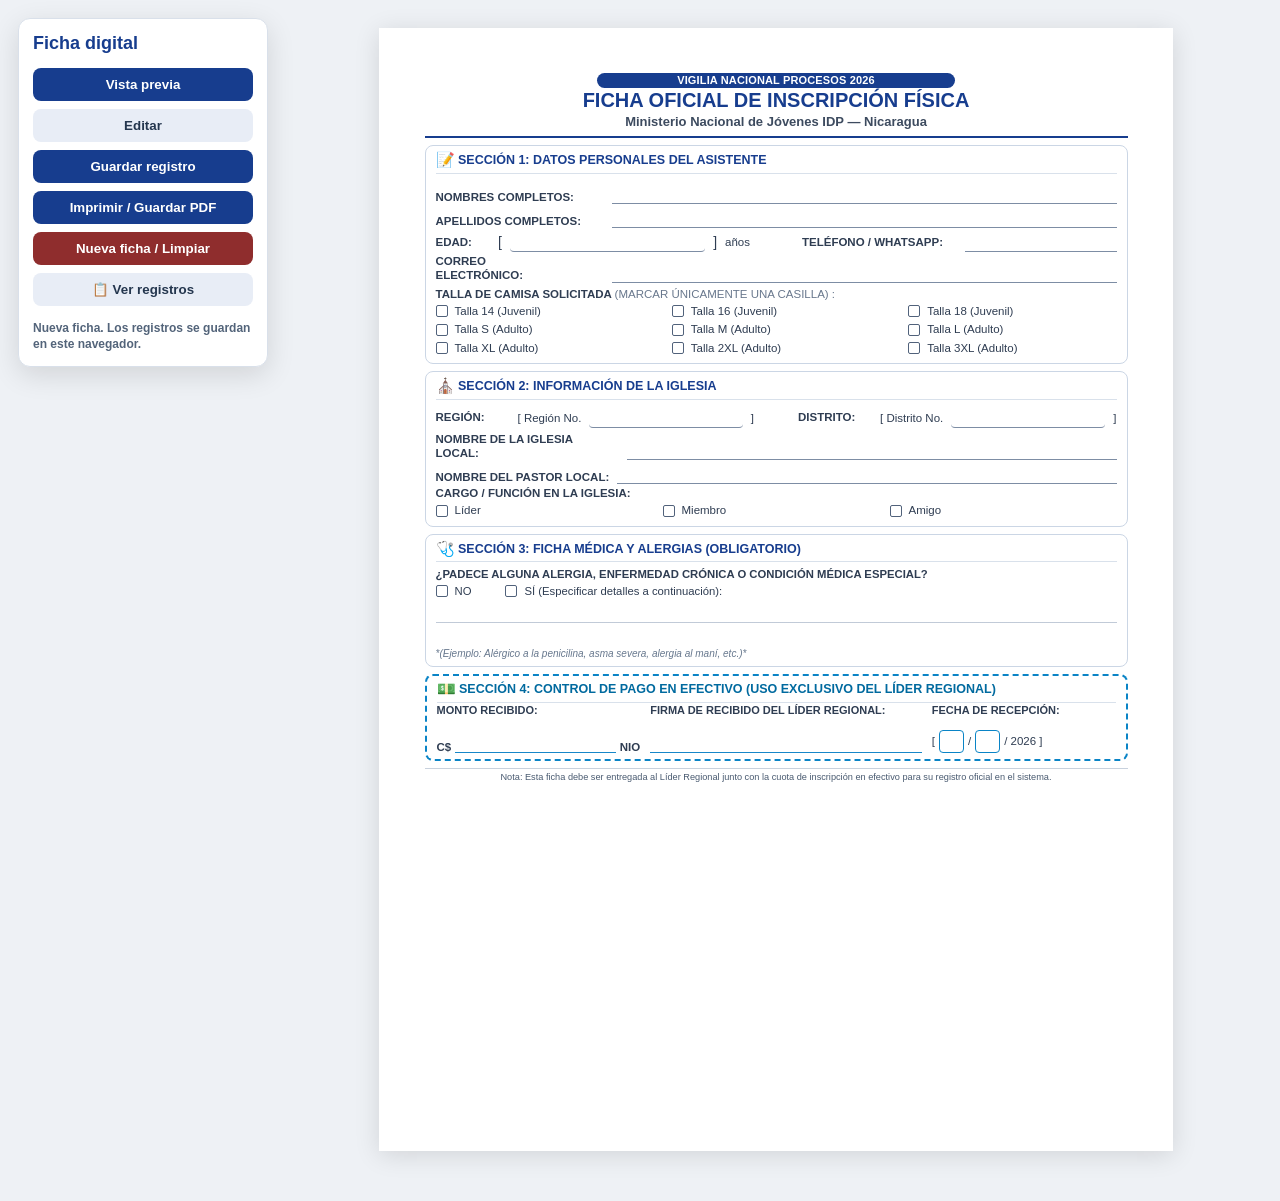
<file: index.html>
<!doctype html>
<html lang="es">
<head>
<meta charset="utf-8">
<meta name="viewport" content="width=device-width, initial-scale=1">
<title>Ficha Oficial de Inscripción - Vigilia Nacional Procesos 2026</title>
<link rel="stylesheet" href="styles.css">
</head>
<body>
<aside class="control-panel no-print" aria-label="Controles de la ficha">
  <div class="panel-title">Ficha digital</div>
  <button id="btnPreview" type="button">Vista previa</button>
  <button id="btnEdit" type="button" class="secondary">Editar</button>
  <button id="btnSave" type="button">Guardar registro</button>
  <button id="btnPrint" type="button">Imprimir / Guardar PDF</button>
  <button id="btnClear" type="button" class="danger">Nueva ficha / Limpiar</button>
  <button id="btnRecords" type="button" class="secondary">📋 Ver registros</button>
  <div id="recordStatus" class="record-status"></div>
</aside>

<main class="page-wrap">
<form id="registrationForm" class="sheet" autocomplete="off">
  <header class="sheet-header">
    <div class="top-pill">VIGILIA NACIONAL PROCESOS 2026</div>
    <h1>FICHA OFICIAL DE INSCRIPCIÓN FÍSICA</h1>
    <h2>Ministerio Nacional de Jóvenes IDP — Nicaragua</h2>
  </header>

  <section class="form-section">
    <div class="section-title"><span>📝</span> SECCIÓN 1: DATOS PERSONALES DEL ASISTENTE</div>
    <div class="field-row full"><label>NOMBRES COMPLETOS:</label><input name="nombres" type="text"></div>
    <div class="field-row full"><label>APELLIDOS COMPLETOS:</label><input name="apellidos" type="text"></div>
    <div class="grid-2 age-phone">
      <div class="field-row inline-field"><label>EDAD:</label><span class="bracket">[</span><input class="short" name="edad" type="number" min="1" max="120"><span class="bracket">]</span><span>años</span></div>
      <div class="field-row inline-field grow-line"><label>TELÉFONO / WHATSAPP:</label><input name="telefono" type="tel"></div>
    </div>
    <div class="field-row full email-row"><label>CORREO<br>ELECTRÓNICO:</label><input name="correo" type="email"></div>

    <div class="sub-label">TALLA DE CAMISA SOLICITADA <span>(MARCAR ÚNICAMENTE UNA CASILLA) :</span></div>
    <div class="check-grid shirt-grid" data-single-group="talla">
      <label><input type="checkbox" name="talla" value="14 Juvenil"> Talla 14 (Juvenil)</label>
      <label><input type="checkbox" name="talla" value="S Adulto"> Talla S (Adulto)</label>
      <label><input type="checkbox" name="talla" value="XL Adulto"> Talla XL (Adulto)</label>
      <label><input type="checkbox" name="talla" value="16 Juvenil"> Talla 16 (Juvenil)</label>
      <label><input type="checkbox" name="talla" value="M Adulto"> Talla M (Adulto)</label>
      <label><input type="checkbox" name="talla" value="2XL Adulto"> Talla 2XL (Adulto)</label>
      <label><input type="checkbox" name="talla" value="18 Juvenil"> Talla 18 (Juvenil)</label>
      <label><input type="checkbox" name="talla" value="L Adulto"> Talla L (Adulto)</label>
      <label><input type="checkbox" name="talla" value="3XL Adulto"> Talla 3XL (Adulto)</label>
    </div>
  </section>

  <section class="form-section">
    <div class="section-title"><span>⛪</span> SECCIÓN 2: INFORMACIÓN DE LA IGLESIA</div>
    <div class="grid-2 region-district">
      <div class="field-row inline-field"><label>REGIÓN:</label><span>[ Región No.</span><input class="short" name="region" type="text"><span>]</span></div>
      <div class="field-row inline-field"><label>DISTRITO:</label><span>[ Distrito No.</span><input class="short" name="distrito" type="text"><span>]</span></div>
    </div>
    <div class="field-row full church-name"><label>NOMBRE DE LA IGLESIA<br>LOCAL:</label><input name="iglesia" type="text"></div>
    <div class="field-row full"><label>NOMBRE DEL PASTOR LOCAL:</label><input name="pastor" type="text"></div>
    <div class="sub-label role-title">CARGO / FUNCIÓN EN LA IGLESIA:</div>
    <div class="check-grid role-grid" data-single-group="cargo">
      <label><input type="checkbox" name="cargo" value="Líder"> Líder</label>
      <label><input type="checkbox" name="cargo" value="Miembro"> Miembro</label>
      <label><input type="checkbox" name="cargo" value="Amigo"> Amigo</label>
    </div>
  </section>

  <section class="form-section medical-section">
    <div class="section-title"><span>🩺</span> SECCIÓN 3: FICHA MÉDICA Y ALERGIAS (OBLIGATORIO)</div>
    <div class="question">¿PADECE ALGUNA ALERGIA, ENFERMEDAD CRÓNICA O CONDICIÓN MÉDICA ESPECIAL?</div>
    <div class="medical-options" data-single-group="condicionMedica">
      <label><input type="checkbox" name="condicionMedica" value="NO"> NO</label>
      <label><input type="checkbox" name="condicionMedica" value="SÍ"> SÍ (Especificar detalles a continuación):</label>
    </div>
    <textarea name="detalleMedico" rows="2" aria-label="Detalles médicos"></textarea>
    <div class="example">*(Ejemplo: Alérgico a la penicilina, asma severa, alergia al maní, etc.)*</div>
  </section>

  <section class="form-section payment-section">
    <div class="section-title"><span>💵</span> SECCIÓN 4: CONTROL DE PAGO EN EFECTIVO (USO EXCLUSIVO DEL LÍDER REGIONAL)</div>
    <div class="payment-grid">
      <div>
        <div class="payment-label">MONTO RECIBIDO:</div>
        <div class="money-line"><b>C$</b><input name="monto" type="number" step="0.01" min="0"><b>NIO</b></div>
      </div>
      <div>
        <div class="payment-label">FIRMA DE RECIBIDO DEL LÍDER REGIONAL:</div>
        <input class="signature-line" name="firmaLider" type="text" aria-label="Firma de recibido del líder regional">
      </div>
      <div>
        <div class="payment-label">FECHA DE RECEPCIÓN:</div>
        <div class="date-line"><span>[</span><input name="dia" type="number" min="1" max="31"><span>/</span><input name="mes" type="number" min="1" max="12"><span>/ 2026 ]</span></div>
      </div>
    </div>
  </section>

  <footer class="sheet-footer">Nota: Esta ficha debe ser entregada al Líder Regional junto con la cuota de inscripción en efectivo para su registro oficial en el sistema.</footer>
</form>
</main>
<script src="app.js"></script>
</body>
</html>
</file>
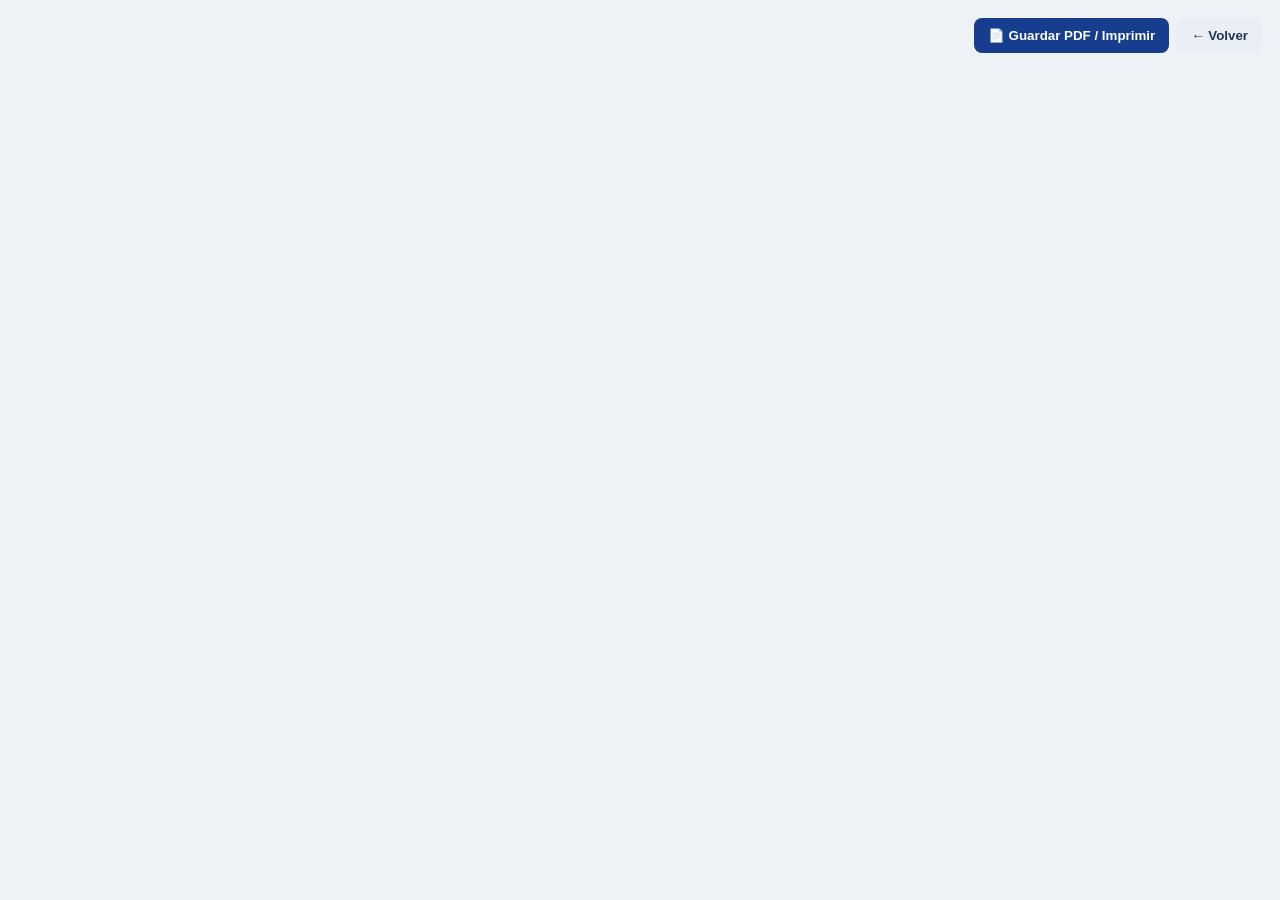
<file: imprimir.html>
<!doctype html>
<html lang="es">
<head>
<meta charset="utf-8">
<meta name="viewport" content="width=device-width, initial-scale=1">
<title>PDF - Registros Vigilia 2026</title>
<link rel="stylesheet" href="styles.css">
<style>
body{margin:0;background:#eef1f5;font-family:Arial,Helvetica,sans-serif}
.pdf-tools{position:fixed;right:18px;top:18px;z-index:10;display:flex;gap:8px}
.pdf-tools button{border:0;border-radius:8px;padding:10px 14px;background:#173d8e;color:#fff;font-weight:700;cursor:pointer}
.pdf-tools button.secondary{background:#e8edf6;color:#24364e}
.pdf-sheet{width:210mm;min-height:297mm;margin:20px auto;background:#fff;padding:12mm 12mm 10mm;box-shadow:0 4px 24px rgba(0,0,0,.12);box-sizing:border-box}
.pdf-sheet + .pdf-sheet{page-break-before:always}
.pdf-sheet input,.pdf-sheet textarea{pointer-events:none}
.pdf-sheet .print-id{font-size:9px;color:#65758a;text-align:right;margin-bottom:3px}
@media print{
  body{background:#fff}
  .no-print{display:none!important}
  .pdf-sheet{margin:0;box-shadow:none}
}
</style>
</head>
<body>
<div class="pdf-tools no-print">
  <button onclick="window.print()">📄 Guardar PDF / Imprimir</button>
  <button class="secondary" onclick="location.href='registros.html'">← Volver</button>
</div>
<div id="pdfContainer"></div>

<script>
const KEY='vigilia2026_registros';
const IDS_KEY='vigilia2026_pdf_ids';
const esc=v=>String(v??'').replace(/[&<>'"]/g,c=>({'&':'&amp;','<':'&lt;','>':'&gt;',"'":'&#39;','"':'&quot;'}[c]));

function getRecords(){try{return JSON.parse(localStorage.getItem(KEY)||'[]')}catch{return[]}}
function box(name,value,checkedValue=''){
  return `<input type="text" value="${esc(value)}" aria-label="${name}">`;
}
function check(value,selected){return `<input type="checkbox" ${value===selected?'checked':''}>`}
function sheet(r){
 return `<section class="pdf-sheet">
   <div class="print-id">Registro: ${esc(r.idRegistro)} · ${esc(r.fechaRegistro)}</div>
   <header class="sheet-header">
    <div class="top-pill">VIGILIA NACIONAL PROCESOS 2026</div>
    <h1>FICHA OFICIAL DE INSCRIPCIÓN FÍSICA</h1>
    <h2>Ministerio Nacional de Jóvenes IDP — Nicaragua</h2>
   </header>
   <section class="form-section">
    <div class="section-title"><span>📝</span> SECCIÓN 1: DATOS PERSONALES DEL ASISTENTE</div>
    <div class="field-row full"><label>NOMBRES COMPLETOS:</label>${box('nombres',r.nombres)}</div>
    <div class="field-row full"><label>APELLIDOS COMPLETOS:</label>${box('apellidos',r.apellidos)}</div>
    <div class="grid-2 age-phone">
      <div class="field-row inline-field"><label>EDAD:</label><span class="bracket">[</span>${box('edad',r.edad)}<span class="bracket">]</span><span>años</span></div>
      <div class="field-row inline-field grow-line"><label>TELÉFONO / WHATSAPP:</label>${box('telefono',r.telefono)}</div>
    </div>
    <div class="field-row full email-row"><label>CORREO<br>ELECTRÓNICO:</label>${box('correo',r.correo)}</div>
    <div class="sub-label">TALLA DE CAMISA SOLICITADA <span>(MARCAR ÚNICAMENTE UNA CASILLA) :</span></div>
    <div class="check-grid shirt-grid">
      <label>${check('14 Juvenil',r.talla)} Talla 14 (Juvenil)</label><label>${check('S Adulto',r.talla)} Talla S (Adulto)</label><label>${check('XL Adulto',r.talla)} Talla XL (Adulto)</label>
      <label>${check('16 Juvenil',r.talla)} Talla 16 (Juvenil)</label><label>${check('M Adulto',r.talla)} Talla M (Adulto)</label><label>${check('2XL Adulto',r.talla)} Talla 2XL (Adulto)</label>
      <label>${check('18 Juvenil',r.talla)} Talla 18 (Juvenil)</label><label>${check('L Adulto',r.talla)} Talla L (Adulto)</label><label>${check('3XL Adulto',r.talla)} Talla 3XL (Adulto)</label>
    </div>
   </section>
   <section class="form-section">
    <div class="section-title"><span>⛪</span> SECCIÓN 2: INFORMACIÓN DE LA IGLESIA</div>
    <div class="grid-2 region-district">
      <div class="field-row inline-field"><label>REGIÓN:</label><span>[ Región No.</span>${box('region',r.region)}<span>]</span></div>
      <div class="field-row inline-field"><label>DISTRITO:</label><span>[ Distrito No.</span>${box('distrito',r.distrito)}<span>]</span></div>
    </div>
    <div class="field-row full church-name"><label>NOMBRE DE LA IGLESIA<br>LOCAL:</label>${box('iglesia',r.iglesia)}</div>
    <div class="field-row full"><label>NOMBRE DEL PASTOR LOCAL:</label>${box('pastor',r.pastor)}</div>
    <div class="sub-label role-title">CARGO / FUNCIÓN EN LA IGLESIA:</div>
    <div class="check-grid role-grid">
      <label>${check('Líder',r.cargo)} Líder</label><label>${check('Miembro',r.cargo)} Miembro</label><label>${check('Amigo',r.cargo)} Amigo</label>
    </div>
   </section>
   <section class="form-section medical-section">
    <div class="section-title"><span>🩺</span> SECCIÓN 3: FICHA MÉDICA Y ALERGIAS (OBLIGATORIO)</div>
    <div class="question">¿PADECE ALGUNA ALERGIA, ENFERMEDAD CRÓNICA O CONDICIÓN MÉDICA ESPECIAL?</div>
    <div class="medical-options">
      <label>${check('NO',r.condicionMedica)} NO</label>
      <label>${check('SÍ',r.condicionMedica)} SÍ (Especificar detalles a continuación):</label>
    </div>
    <textarea rows="2">${esc(r.detalleMedico)}</textarea>
    <div class="example">*(Ejemplo: Alérgico a la penicilina, asma severa, alergia al maní, etc.)*</div>
   </section>
   <section class="form-section payment-section">
    <div class="section-title"><span>💵</span> SECCIÓN 4: CONTROL DE PAGO EN EFECTIVO (USO EXCLUSIVO DEL LÍDER REGIONAL)</div>
    <div class="payment-grid">
      <div><div class="payment-label">MONTO RECIBIDO:</div><div class="money-line"><b>C$</b>${box('monto',r.monto)}<b>NIO</b></div></div>
      <div><div class="payment-label">FIRMA DE RECIBIDO DEL LÍDER REGIONAL:</div><input class="signature-line" type="text" value="${esc(r.firmaLider)}"></div>
      <div><div class="payment-label">FECHA DE RECEPCIÓN:</div><div class="date-line"><span>[</span>${box('dia',r.dia)}<span>/</span>${box('mes',r.mes)}<span>/ 2026 ]</span></div></div>
    </div>
   </section>
   <footer class="sheet-footer">Nota: Esta ficha debe ser entregada al Líder Regional junto con la cuota de inscripción en efectivo para su registro oficial en el sistema.</footer>
 </section>`;
}

const ids=JSON.parse(localStorage.getItem(IDS_KEY)||'[]');
const all=getRecords();
const chosen=ids.length?all.filter(r=>ids.includes(r.idRegistro)):all;
document.getElementById('pdfContainer').innerHTML=chosen.map(sheet).join('');
localStorage.removeItem(IDS_KEY);
</script>
</body>
</html>
</file>
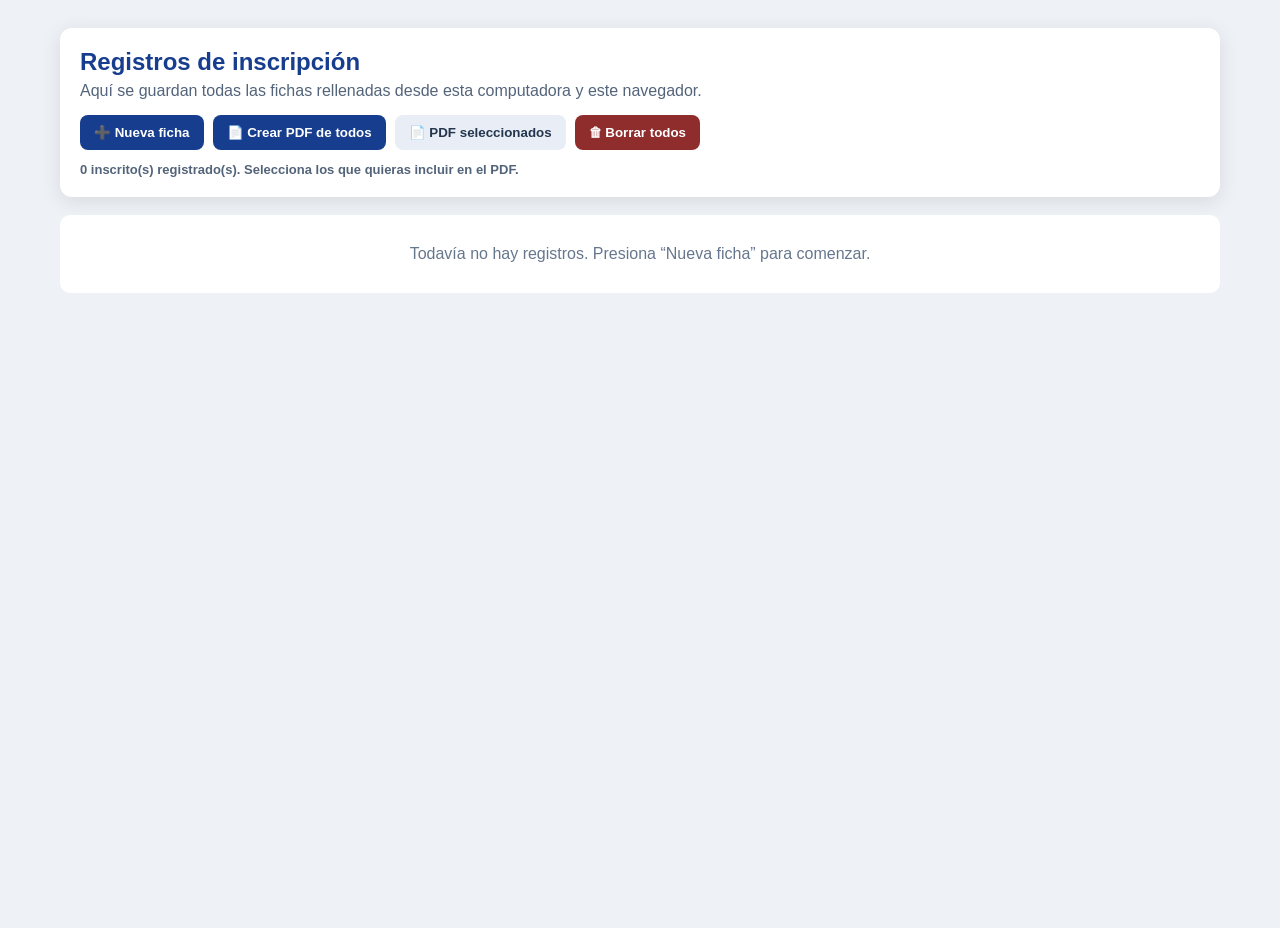
<file: registros.html>
<!doctype html>
<html lang="es">
<head>
<meta charset="utf-8">
<meta name="viewport" content="width=device-width, initial-scale=1">
<title>Registros - Vigilia Nacional Procesos 2026</title>
<link rel="stylesheet" href="styles.css">
<style>
body{background:#eef1f5}
.records-page{max-width:1200px;margin:28px auto;padding:0 20px;font-family:Arial,Helvetica,sans-serif}
.records-head{background:#fff;padding:20px;border-radius:12px;box-shadow:0 4px 20px rgba(0,0,0,.1);margin-bottom:18px}
.records-head h1{color:#173d8e;margin:0 0 6px}.records-head p{margin:0;color:#53647a}
.records-tools{display:flex;gap:9px;margin-top:15px;flex-wrap:wrap}
.records-tools button{border:0;border-radius:8px;padding:10px 14px;background:#173d8e;color:#fff;font-weight:700;cursor:pointer}
.records-tools button.secondary{background:#e8edf6;color:#24364e}
.records-tools button.danger{background:#8f2d2d}
#search{flex:1;min-width:260px;padding:10px;border:1px solid #bcc8d8;border-radius:7px}
#summary{margin-top:12px;font-size:13px;font-weight:700;color:#53647a}
.record-list{display:grid;gap:12px}
.record-card{background:#fff;border:1px solid #d9e0ea;border-radius:10px;padding:15px;box-shadow:0 2px 10px rgba(0,0,0,.06)}
.record-card strong{color:#173d8e;font-size:17px}
.record-meta{color:#65758a;font-size:12px;margin-top:5px}
.record-actions{margin-top:12px;display:flex;gap:8px;flex-wrap:wrap}
.record-actions button{border:0;border-radius:7px;padding:8px 12px;background:#173d8e;color:#fff;font-weight:700;cursor:pointer}
.record-actions button.secondary{background:#e8edf6;color:#24364e}
.record-actions button.danger{background:#8f2d2d}
.select-row{display:flex;align-items:center;gap:10px;margin-top:10px}
.select-row input{width:18px;height:18px}
.empty{background:#fff;padding:30px;text-align:center;border-radius:10px;color:#66778d}
.top-check{display:flex;align-items:center;gap:8px;font-size:13px;font-weight:700;color:#24364e}
@media print{.no-print{display:none!important}}
</style>
</head>
<body>
<main class="records-page">
  <section class="records-head">
    <h1>Registros de inscripción</h1>
    <p>Aquí se guardan todas las fichas rellenadas desde esta computadora y este navegador.</p>
    <div class="records-tools">
      <button id="newBtn">➕ Nueva ficha</button>
      <button id="allPdfBtn">📄 Crear PDF de todos</button>
      <button id="selectedPdfBtn" class="secondary">📄 PDF seleccionados</button>
      <button id="deleteAllBtn" class="danger">🗑 Borrar todos</button>
    </div>
    <div id="summary"></div>
  </section>

  <div id="recordList" class="record-list"></div>
</main>

<script>
const KEY='vigilia2026_registros';
const list=document.getElementById('recordList');
const summary=document.getElementById('summary');

function getRecords(){try{return JSON.parse(localStorage.getItem(KEY)||'[]')}catch{return[]}}
function esc(v){return String(v??'').replace(/[&<>'"]/g,c=>({'&':'&amp;','<':'&lt;','>':'&gt;',"'":'&#39;','"':'&quot;'}[c]))}

function render(){
  const records=getRecords();
  summary.textContent=`${records.length} inscrito(s) registrado(s). Selecciona los que quieras incluir en el PDF.`;
  if(!records.length){list.innerHTML='<div class="empty">Todavía no hay registros. Presiona “Nueva ficha” para comenzar.</div>';return;}
  list.innerHTML=`
    <div class="record-card">
      <label class="top-check"><input id="selectAll" type="checkbox"> Seleccionar todos</label>
    </div>`+
    records.map(r=>`
    <article class="record-card">
      <div class="select-row">
        <input class="record-check" type="checkbox" value="${esc(r.idRegistro)}">
        <strong>${esc(r.nombres)} ${esc(r.apellidos)}</strong>
      </div>
      <div class="record-meta">ID: ${esc(r.idRegistro)} · Registrado: ${esc(r.fechaRegistro)}</div>
      <div class="record-meta">Región ${esc(r.region)} · Distrito ${esc(r.distrito)} · Iglesia: ${esc(r.iglesia)}</div>
      <div class="record-meta">Teléfono: ${esc(r.telefono)} · Talla: ${esc(r.talla)} · Cargo: ${esc(r.cargo)}</div>
      <div class="record-actions">
        <button onclick="openRecord('${esc(r.idRegistro)}')">Abrir ficha</button>
        <button class="secondary" onclick="printOne('${esc(r.idRegistro)}')">PDF / Imprimir</button>
        <button class="danger" onclick="deleteOne('${esc(r.idRegistro)}')">Eliminar</button>
      </div>
    </article>`).join('');

  document.getElementById('selectAll').onchange=e=>{
    document.querySelectorAll('.record-check').forEach(c=>c.checked=e.target.checked);
  };
}
function openRecord(id){location.href='index.html?id='+encodeURIComponent(id)}
function printOne(id){localStorage.setItem('vigilia2026_pdf_ids',JSON.stringify([id]));location.href='imprimir.html'}
function selectedIds(){return [...document.querySelectorAll('.record-check:checked')].map(x=>x.value)}
function printSelected(){
  const ids=selectedIds();
  if(!ids.length){alert('Selecciona al menos un registro.');return;}
  localStorage.setItem('vigilia2026_pdf_ids',JSON.stringify(ids));
  location.href='imprimir.html';
}
function printAll(){
  const ids=getRecords().map(r=>r.idRegistro);
  if(!ids.length){alert('No hay registros para crear el PDF.');return;}
  localStorage.setItem('vigilia2026_pdf_ids',JSON.stringify(ids));
  location.href='imprimir.html';
}
function deleteOne(id){
  if(!confirm('¿Eliminar este registro? Esta acción no se puede deshacer.'))return;
  localStorage.setItem(KEY,JSON.stringify(getRecords().filter(r=>r.idRegistro!==id)));
  render();
}
document.getElementById('newBtn').onclick=()=>location.href='index.html';
document.getElementById('allPdfBtn').onclick=printAll;
document.getElementById('selectedPdfBtn').onclick=printSelected;
document.getElementById('deleteAllBtn').onclick=()=>{
  const r=getRecords();
  if(!r.length)return;
  if(confirm('¿Borrar TODOS los registros de este navegador? Esta acción no se puede deshacer.')){
    localStorage.removeItem(KEY);render();
  }
};
render();
</script>
</body>
</html>
</file>
<file: styles.css>
:root {
  --blue: #173d8e;
  --blue-2: #0077b6;
  --ink: #2f3d52;
  --line: #7d8da4;
  --soft-line: #cbd6e5;
  --paper: #ffffff;
}

* { box-sizing: border-box; }
html, body { margin: 0; padding: 0; background: #eef1f5; color: var(--ink); font-family: Arial, Helvetica, sans-serif; }
body { min-height: 100vh; }

.control-panel {
  position: fixed; left: 18px; top: 18px; z-index: 20; width: 250px;
  background: #fff; border: 1px solid #d9e0ea; border-radius: 12px; padding: 14px;
  box-shadow: 0 8px 28px rgba(0,0,0,.12);
}
.panel-title { font-weight: 800; color: var(--blue); margin-bottom: 10px; font-size: 18px; }
.control-panel button { width: 100%; border: 0; border-radius: 8px; padding: 9px 10px; margin: 4px 0; background: var(--blue); color: #fff; font-weight: 700; cursor: pointer; }
.control-panel button.secondary { background: #e8edf6; color: #24364e; }
.control-panel button.danger { background: #8f2d2d; }
.server-box { margin-top: 10px; border-top: 1px solid #e4e9f0; padding-top: 8px; }
.server-box summary { cursor: pointer; font-weight: 700; color: #24364e; margin-bottom: 8px; }
.server-box label { display: block; font-size: 12px; font-weight: 700; margin: 7px 0 4px; }
.server-box input { width: 100%; padding: 8px; border: 1px solid #bcc8d8; border-radius: 7px; font-size: 12px; }
.server-box small { display: block; margin-top: 5px; color: #66778d; line-height: 1.3; }
#status { min-height: 20px; padding-top: 6px; font-size: 12px; font-weight: 700; }

.page-wrap { padding: 28px 28px 50px 300px; display: flex; justify-content: center; }
.sheet {
  width: 210mm; min-height: 297mm; background: var(--paper); padding: 12mm 12mm 10mm;
  box-shadow: 0 4px 24px rgba(0,0,0,.12); transform-origin: top center;
}
.sheet-header { text-align: center; border-bottom: 2px solid var(--blue); padding-bottom: 6px; margin-bottom: 7px; }
.top-pill { width: 51%; margin: 0 auto 1px; background: var(--blue); color: #fff; border-radius: 16px; font-size: 11px; font-weight: 800; letter-spacing: .15px; padding: 1px 8px 2px; line-height: 1.1; }
.sheet-header h1 { margin: 0; color: var(--blue); font-size: 20px; line-height: 1.15; font-weight: 800; }
.sheet-header h2 { margin: 3px 0 0; color: #3d4b5f; font-size: 13px; line-height: 1.15; font-weight: 700; }

.form-section { border: 1px solid var(--soft-line); border-radius: 8px; padding: 6px 10px 7px; margin-bottom: 7px; }
.section-title { color: var(--blue); font-weight: 800; font-size: 12.5px; border-bottom: 1px solid #d9e1eb; padding-bottom: 4px; margin-bottom: 6px; line-height: 1.1; }
.section-title span { font-size: 15px; vertical-align: -1px; }
.field-row { min-height: 24px; display: flex; align-items: flex-end; gap: 8px; font-size: 11.5px; }
.field-row > label { font-weight: 800; min-width: 168px; line-height: 1.25; }
.field-row input[type=text], .field-row input[type=email], .field-row input[type=tel], .field-row input[type=number] {
  flex: 1; min-width: 0; height: 21px; border: 0; border-bottom: 1px solid var(--line); background: transparent; outline: none; color: #101820; font: inherit; padding: 1px 4px;
}
.field-row input:focus, textarea:focus, .signature-line:focus, .money-line input:focus, .date-line input:focus { border-color: #0077b6; background: #f7fbff; }
.full { width: 100%; }
.grid-2 { display: grid; grid-template-columns: 1fr 1fr; column-gap: 52px; }
.inline-field { align-items: center; }
.inline-field > label { min-width: auto; margin-right: 18px; }
.inline-field .short { flex: 0 0 42px; width: 42px; border: 1px solid #6e7f96; border-radius: 4px; height: 22px; text-align: center; }
.bracket { font-size: 14px; }
.age-phone { margin-top: 2px; }
.grow-line > label { margin-right: 14px; }
.email-row label { min-width: 168px; }
.sub-label { font-size: 11.5px; font-weight: 800; margin: 5px 0 4px; }
.sub-label span { color: #69788d; font-weight: 500; }

.check-grid { display: grid; font-size: 11.5px; line-height: 1.35; }
.shirt-grid { grid-template-columns: repeat(3, 1fr); grid-auto-flow: column; grid-template-rows: repeat(3, auto); column-gap: 28px; row-gap: 3px; }
.check-grid label, .medical-options label { display: flex; align-items: center; gap: 7px; white-space: nowrap; }
input[type=checkbox] { appearance: none; -webkit-appearance: none; width: 12px; height: 12px; margin: 0; border: 1.4px solid #51627b; border-radius: 2px; background: #fff; display: inline-grid; place-content: center; flex: 0 0 auto; }
input[type=checkbox]::before { content: ""; width: 6px; height: 6px; transform: scale(0); box-shadow: inset 1em 1em var(--blue); }
input[type=checkbox]:checked::before { transform: scale(1); }

.region-district { margin: 1px 0 2px; column-gap: 44px; }
.region-district .field-row > label { min-width: 68px; margin-right: 6px; }
.region-district .short { width: 44px; flex-basis: 44px; }
.church-name label { min-width: 183px; }
.role-title { margin-top: 3px; }
.role-grid { grid-template-columns: repeat(3, 1fr); margin-top: 2px; }

.question { font-size: 11.3px; font-weight: 800; margin: 1px 0 5px; }
.medical-options { display: flex; gap: 34px; font-size: 11.3px; margin-bottom: 4px; }
.medical-section textarea { width: 100%; resize: none; border: 0; outline: none; height: 42px; line-height: 22px; padding: 0 3px; font: 11.5px Arial, Helvetica, sans-serif; color: #101820; background-image: repeating-linear-gradient(to bottom, transparent 0, transparent 21px, #8396b0 22px); }
.example { font-size: 10px; font-style: italic; color: #66778d; margin-top: 1px; }

.payment-section { border: 2px dashed #0a84c6; padding-top: 5px; padding-bottom: 6px; }
.payment-section .section-title { color: #006a9f; margin-bottom: 0; }
.payment-grid { display: grid; grid-template-columns: 30% 40% 30%; gap: 10px; }
.payment-label { font-size: 11px; font-weight: 800; min-height: 27px; padding-top: 1px; }
.money-line { display: flex; align-items: flex-end; gap: 4px; font-size: 11.5px; }
.money-line input, .signature-line { width: 100%; height: 23px; border: 0; border-bottom: 1px solid #1787c8; outline: 0; background: transparent; padding: 1px 3px; font: 11.5px Arial, Helvetica, sans-serif; }
.money-line input { flex: 1; }
.date-line { display: flex; align-items: center; gap: 4px; font-size: 11.5px; }
.date-line input { width: 25px; height: 23px; border: 1.4px solid #0a84c6; border-radius: 4px; outline: none; text-align: center; background: transparent; font: inherit; padding: 0; }
.sheet-footer { border-top: 1px solid #c8d1dd; text-align: center; font-size: 9.2px; color: #495a70; padding-top: 3px; }

.sheet.preview-mode input:not([type=checkbox]), .sheet.preview-mode textarea { pointer-events: none; }
.sheet.preview-mode input[type=checkbox] { pointer-events: none; }

@media (max-width: 1100px) {
  .control-panel { position: static; width: min(94vw, 760px); margin: 14px auto 0; }
  .page-wrap { padding: 16px; overflow-x: auto; justify-content: flex-start; }
  .sheet { margin: 0 auto; }
}

@page { size: A4 portrait; margin: 0; }
@media print {
  html, body { background: #fff; width: 210mm; height: 297mm; }
  .no-print { display: none !important; }
  .page-wrap { margin: 0; padding: 0; display: block; }
  .sheet { width: 210mm; height: 297mm; min-height: 0; padding: 12mm 12mm 10mm; box-shadow: none; margin: 0; }
  input, textarea { -webkit-print-color-adjust: exact; print-color-adjust: exact; }
}


.record-status{margin-top:10px;font-size:12px;line-height:1.35;font-weight:700;color:#176b35}
.control-panel .record-status.error{color:#9a2727}
.control-panel .record-status.info{color:#53647a}
button:disabled{opacity:.55;cursor:not-allowed}
@media print{
  .no-print{display:none!important}
  body{background:#fff!important}
  .page-wrap{padding:0!important;display:block!important}
  .sheet{box-shadow:none!important;margin:0!important}
}
</file>
